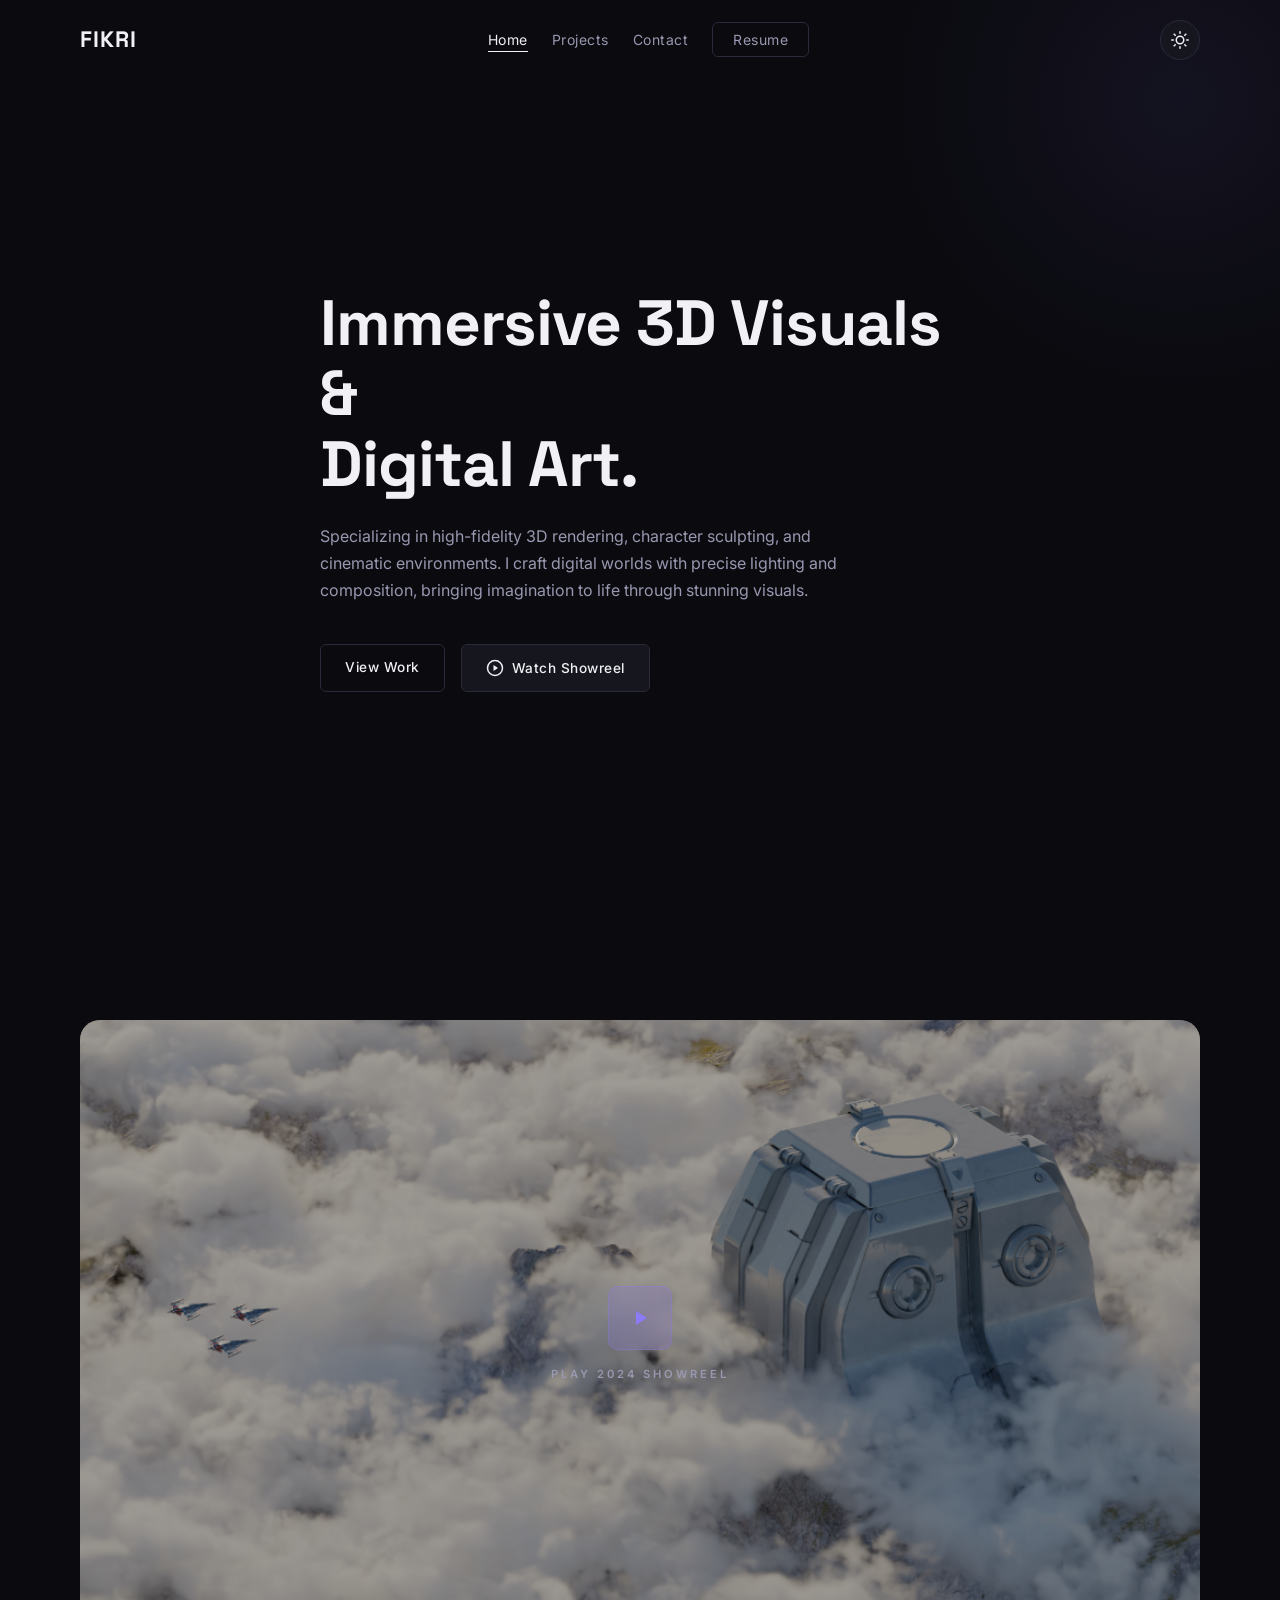
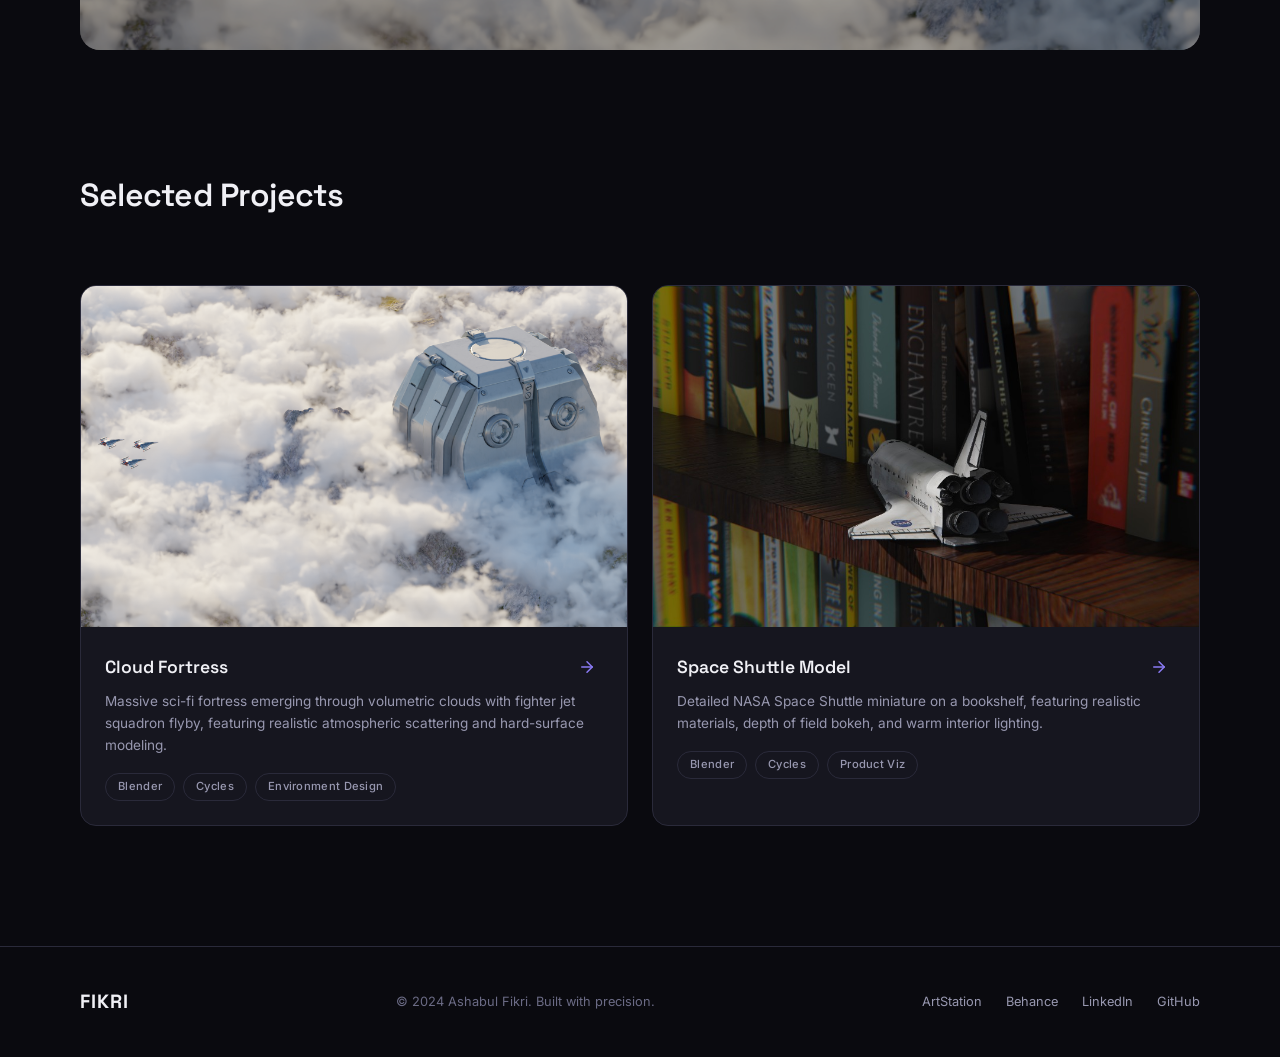
<file: index.html>
<!DOCTYPE html>
<html lang="en">
<head>
    <meta charset="UTF-8">
    <meta name="viewport" content="width=device-width, initial-scale=1.0">
    <meta name="description" content="Ashabul Fikri - 3D Digital Artist specializing in immersive 3D visuals, character sculpting, and cinematic environments.">
    <title>FIKRI — 3D Digital Artist</title>
    <link rel="stylesheet" href="style.css">
    <link rel="icon" href="data:image/svg+xml,<svg xmlns='http://www.w3.org/2000/svg' viewBox='0 0 100 100'><text y='.9em' font-size='90'>🎨</text></svg>">
</head>
<body>

    <!-- ========================= NAVBAR ========================= -->
    <nav class="navbar" id="navbar">
        <div class="container">
            <a href="#" class="navbar__logo" id="logo-link">FIKRI</a>
            <ul class="navbar__links" id="nav-links">
                <li><a href="#" class="active" data-page="home" id="nav-home">Home</a></li>
                <li><a href="#" data-page="projects" id="nav-projects">Projects</a></li>
                <li><a href="#" data-page="contact" id="nav-contact">Contact</a></li>
                <li><a href="#" class="navbar__resume" id="nav-resume">Resume</a></li>
            </ul>
            <button class="theme-toggle" id="theme-toggle" aria-label="Toggle dark/light mode">
                <!-- Sun icon (shown in dark mode) -->
                <svg class="theme-toggle__sun theme-toggle__icon" viewBox="0 0 24 24" fill="none" stroke="currentColor" stroke-width="2" stroke-linecap="round" stroke-linejoin="round">
                    <circle cx="12" cy="12" r="5"/>
                    <line x1="12" y1="1" x2="12" y2="3"/>
                    <line x1="12" y1="21" x2="12" y2="23"/>
                    <line x1="4.22" y1="4.22" x2="5.64" y2="5.64"/>
                    <line x1="18.36" y1="18.36" x2="19.78" y2="19.78"/>
                    <line x1="1" y1="12" x2="3" y2="12"/>
                    <line x1="21" y1="12" x2="23" y2="12"/>
                    <line x1="4.22" y1="19.78" x2="5.64" y2="18.36"/>
                    <line x1="18.36" y1="5.64" x2="19.78" y2="4.22"/>
                </svg>
                <!-- Moon icon (shown in light mode) -->
                <svg class="theme-toggle__moon theme-toggle__icon" viewBox="0 0 24 24" fill="none" stroke="currentColor" stroke-width="2" stroke-linecap="round" stroke-linejoin="round">
                    <path d="M21 12.79A9 9 0 1 1 11.21 3 7 7 0 0 0 21 12.79z"/>
                </svg>
            </button>
            <button class="navbar__toggle" id="nav-toggle" aria-label="Toggle navigation menu">
                <span></span>
                <span></span>
                <span></span>
            </button>
        </div>
    </nav>

    <!-- ========================= HOME PAGE ========================= -->
    <main class="page active" id="page-home">

        <!-- Hero Section -->
        <section class="hero">
            <div class="container">
                <div class="hero__content">
                    <h1 class="hero__title">
                        Immersive 3D Visuals &amp;<br>Digital Art.
                    </h1>
                    <p class="hero__description">
                        Specializing in high-fidelity 3D rendering, character sculpting, and cinematic environments. I craft digital worlds with precise lighting and composition, bringing imagination to life through stunning visuals.
                    </p>
                    <div class="hero__actions">
                        <a href="#" class="btn btn--outline" data-page="projects" id="btn-view-work">View Work</a>
                        <button class="btn btn--filled" id="btn-showreel">
                            <svg class="btn__icon" viewBox="0 0 24 24" fill="none" stroke="currentColor" stroke-width="2" stroke-linecap="round" stroke-linejoin="round">
                                <circle cx="12" cy="12" r="10"/>
                                <polygon points="10,8 16,12 10,16" fill="currentColor" stroke="none"/>
                            </svg>
                            Watch Showreel
                        </button>
                    </div>
                </div>
            </div>
        </section>

        <!-- Showreel Section -->
        <section class="showreel">
            <div class="container">
                <div class="showreel__wrapper animate-on-scroll" id="showreel-wrapper">
                    <video id="showreel-video" class="showreel__video" preload="metadata" loop playsinline poster="assets/images/cloud-fortress.png">
                        <source src="assets/videos/Arcane_Project_1---2.mp4" type="video/mp4">
                    </video>
                    <div class="showreel__overlay" id="showreel-overlay">
                        <div class="showreel__play">
                            <svg viewBox="0 0 24 24">
                                <polygon points="8,5 19,12 8,19"/>
                            </svg>
                        </div>
                        <span class="showreel__label">Play 2024 Showreel</span>
                    </div>
                </div>
            </div>
        </section>

        <!-- Selected Projects Section -->
        <section class="selected-projects">
            <div class="container">
                <h2 class="section__title animate-on-scroll">Selected Projects</h2>
                <div class="projects-grid">

                    <!-- Project Card 1 -->
                    <article class="project-card animate-on-scroll" id="project-cloud-fortress">
                        <div class="project-card__image-wrapper">
                            <img src="assets/images/cloud-fortress.png" alt="Cloud Fortress - 3D Environment Render" class="project-card__image">
                        </div>
                        <div class="project-card__content">
                            <div class="project-card__header">
                                <h3 class="project-card__title">Cloud Fortress</h3>
                                <span class="project-card__arrow">
                                    <svg viewBox="0 0 24 24" fill="none" stroke="currentColor" stroke-width="2" stroke-linecap="round" stroke-linejoin="round">
                                        <line x1="5" y1="12" x2="19" y2="12"/>
                                        <polyline points="12 5 19 12 12 19"/>
                                    </svg>
                                </span>
                            </div>
                            <p class="project-card__description">
                                Massive sci-fi fortress emerging through volumetric clouds with fighter jet squadron flyby, featuring realistic atmospheric scattering and hard-surface modeling.
                            </p>
                            <div class="project-card__tags">
                                <span class="tag">Blender</span>
                                <span class="tag">Cycles</span>
                                <span class="tag">Environment Design</span>
                            </div>
                        </div>
                    </article>

                    <!-- Project Card 2 -->
                    <article class="project-card animate-on-scroll" id="project-shuttle">
                        <div class="project-card__image-wrapper">
                            <img src="assets/images/space-shuttle.jpg" alt="Space Shuttle Model - 3D Product Render" class="project-card__image">
                        </div>
                        <div class="project-card__content">
                            <div class="project-card__header">
                                <h3 class="project-card__title">Space Shuttle Model</h3>
                                <span class="project-card__arrow">
                                    <svg viewBox="0 0 24 24" fill="none" stroke="currentColor" stroke-width="2" stroke-linecap="round" stroke-linejoin="round">
                                        <line x1="5" y1="12" x2="19" y2="12"/>
                                        <polyline points="12 5 19 12 12 19"/>
                                    </svg>
                                </span>
                            </div>
                            <p class="project-card__description">
                                Detailed NASA Space Shuttle miniature on a bookshelf, featuring realistic materials, depth of field bokeh, and warm interior lighting.
                            </p>
                            <div class="project-card__tags">
                                <span class="tag">Blender</span>
                                <span class="tag">Cycles</span>
                                <span class="tag">Product Viz</span>
                            </div>
                        </div>
                    </article>

                </div>
            </div>
        </section>
    </main>

    <!-- ========================= PROJECTS PAGE ========================= -->
    <main class="page" id="page-projects">
        <section class="projects-page">
            <div class="container">

                <div class="projects-page__header animate-on-scroll">
                    <h1 class="projects-page__title">Featured Renders &amp; Animations</h1>
                    <p class="projects-page__subtitle">
                        A curated collection of digital products, focusing on complex interfaces, robust engineering, and seamless user experiences.
                    </p>
                </div>

                <div class="featured-projects">

                    <!-- Featured Card 1 - Large -->
                    <article class="featured-card featured-card--large animate-on-scroll" id="featured-cloud-fortress">
                        <img src="assets/images/cloud-fortress.png" alt="Cloud Fortress - Sci-Fi 3D Environment" class="featured-card__image">
                        <div class="featured-card__overlay">
                            <div class="featured-card__tags">
                                <span class="featured-tag">Blender</span>
                                <span class="featured-tag">Cycles</span>
                            </div>
                            <h2 class="featured-card__title">Cloud Fortress</h2>
                            <p class="featured-card__description">
                                Sci-fi fortress rising above the clouds with fighter jets on patrol, volumetric cloud simulation, and cinematic atmospheric effects.
                            </p>
                            <a href="#" class="featured-card__link">
                                High-Res Render
                                <svg width="16" height="16" viewBox="0 0 24 24" fill="none" stroke="currentColor" stroke-width="2" stroke-linecap="round" stroke-linejoin="round">
                                    <line x1="5" y1="12" x2="19" y2="12"/>
                                    <polyline points="12 5 19 12 12 19"/>
                                </svg>
                            </a>
                        </div>
                    </article>

                    <!-- Two cards row -->
                    <div class="featured-cards-row">

                        <!-- Featured Card 2 -->
                        <article class="featured-card featured-card--medium animate-on-scroll" id="featured-desk">
                            <img src="assets/images/desk-setup.png" alt="Desk Setup - 3D Product Visualization" class="featured-card__image">
                            <div class="featured-card__overlay">
                                <div class="featured-card__tags">
                                    <span class="featured-tag">Blender</span>
                                    <span class="featured-tag">Product Viz</span>
                                </div>
                                <h2 class="featured-card__title">Desk Setup</h2>
                                <p class="featured-card__description">
                                    Cozy workspace scene with macro keypad, globe lamp, and laptop on wooden desk, warm moody lighting and realistic PBR materials.
                                </p>
                                <a href="#" class="featured-card__link">
                                    View Process →
                                </a>
                            </div>
                        </article>

                        <!-- Featured Card 3 -->
                        <article class="featured-card featured-card--medium animate-on-scroll" id="featured-retro">
                            <img src="assets/images/retro-room.png" alt="Retro Room - 3D Interior Render" class="featured-card__image">
                            <div class="featured-card__overlay">
                                <div class="featured-card__tags">
                                    <span class="featured-tag">Blender</span>
                                    <span class="featured-tag">Interior</span>
                                </div>
                                <h2 class="featured-card__title">Retro Living Room</h2>
                                <p class="featured-card__description">
                                    Nostalgic vintage room with CRT television, natural window lighting with dust particles, and realistic wood panel textures.
                                </p>
                                <a href="#" class="featured-card__link">
                                    High-Res Render →
                                </a>
                            </div>
                        </article>

                    </div>

                    <!-- Featured Card 4 - Large -->
                    <article class="featured-card featured-card--large animate-on-scroll" id="featured-laundromat">
                        <img src="assets/images/laundromat.jpg" alt="Laundromat - 3D Interior Render" class="featured-card__image">
                        <div class="featured-card__overlay">
                            <div class="featured-card__tags">
                                <span class="featured-tag">Blender</span>
                                <span class="featured-tag">Interior</span>
                            </div>
                            <h2 class="featured-card__title">The Laundromat</h2>
                            <p class="featured-card__description">
                                Photorealistic interior render of a laundromat with fluorescent lighting, tiled flooring, rows of washing machines, and atmospheric perspective.
                            </p>
                            <a href="#" class="featured-card__link">
                                View Process →
                            </a>
                        </div>
                    </article>

                </div>

                <!-- Video Gallery -->
                <div class="video-gallery animate-on-scroll">
                    <h2 class="section__title" style="margin-top: 80px;">Video Showreels</h2>
                    <div class="video-grid">

                        <!-- Video 1 -->
                        <div class="video-card" id="video-card-1">
                            <div class="video-card__wrapper">
                                <video class="video-card__player" preload="metadata" loop playsinline>
                                    <source src="assets/videos/Arcane_Project_1---2.mp4" type="video/mp4">
                                </video>
                                <div class="video-card__overlay">
                                    <div class="showreel__play">
                                        <svg viewBox="0 0 24 24"><polygon points="8,5 19,12 8,19"/></svg>
                                    </div>
                                </div>
                            </div>
                            <h3 class="video-card__title">Arcane Project</h3>
                        </div>

                        <!-- Video 2 -->
                        <div class="video-card" id="video-card-2">
                            <div class="video-card__wrapper">
                                <video class="video-card__player" preload="metadata" loop playsinline>
                                    <source src="assets/videos/Porsche 911 RWB 1---2.mp4" type="video/mp4">
                                </video>
                                <div class="video-card__overlay">
                                    <div class="showreel__play">
                                        <svg viewBox="0 0 24 24"><polygon points="8,5 19,12 8,19"/></svg>
                                    </div>
                                </div>
                            </div>
                            <h3 class="video-card__title">Porsche 911 RWB</h3>
                        </div>

                        <!-- Video 3 -->
                        <div class="video-card" id="video-card-3">
                            <div class="video-card__wrapper">
                                <video class="video-card__player" preload="metadata" loop playsinline>
                                    <source src="assets/videos/Pot 1---1.mp4" type="video/mp4">
                                </video>
                                <div class="video-card__overlay">
                                    <div class="showreel__play">
                                        <svg viewBox="0 0 24 24"><polygon points="8,5 19,12 8,19"/></svg>
                                    </div>
                                </div>
                            </div>
                            <h3 class="video-card__title">Pot Render</h3>
                        </div>

                        <!-- Video 4 -->
                        <div class="video-card" id="video-card-4">
                            <div class="video-card__wrapper">
                                <video class="video-card__player" preload="metadata" loop playsinline>
                                    <source src="assets/videos/TV 1---3.mp4" type="video/mp4">
                                </video>
                                <div class="video-card__overlay">
                                    <div class="showreel__play">
                                        <svg viewBox="0 0 24 24"><polygon points="8,5 19,12 8,19"/></svg>
                                    </div>
                                </div>
                            </div>
                            <h3 class="video-card__title">Retro TV</h3>
                        </div>

                    </div>
                </div>

            </div>
        </section>
    </main>

    <!-- ========================= CONTACT PAGE ========================= -->
    <main class="page" id="page-contact">
        <section class="contact-page">
            <div class="container">
                <div class="contact__grid">

                    <!-- Left Side -->
                    <div class="contact__left animate-on-scroll">
                        <h1 class="contact__heading">
                            Let's collaborate on your next visual project.
                        </h1>
                        <p class="contact__subtext">
                            I'm currently available for freelance opportunities, project collaborations, or just a good conversation about design and code.
                        </p>

                        <div class="contact__info-block">
                            <p class="contact__info-label">Email</p>
                            <p class="contact__info-value">ashabulfikri20@gmail.com</p>
                        </div>

                        <div class="contact__info-block">
                            <p class="contact__info-label">Socials</p>
                            <div class="contact__socials">
                                <a href="#" id="social-artstation">ArtStation</a>
                                <a href="#" id="social-behance">Behance</a>
                                <a href="#" id="social-linkedin">LinkedIn</a>
                                <a href="#" id="social-github">GitHub</a>
                            </div>
                        </div>
                    </div>

                    <!-- Right Side - Form -->
                    <form class="contact__form animate-on-scroll" id="contact-form" onsubmit="handleFormSubmit(event)">
                        <div class="form-row">
                            <div class="form-group">
                                <label for="name">Name</label>
                                <input type="text" id="name" name="name" placeholder="Jane Doe" required>
                            </div>
                            <div class="form-group">
                                <label for="email">Email</label>
                                <input type="email" id="email" name="email" placeholder="jane@example.com" required>
                            </div>
                        </div>
                        <div class="form-group">
                            <label for="message">Message</label>
                            <textarea id="message" name="message" placeholder="Tell me about your project..." rows="6" required></textarea>
                        </div>
                        <button type="submit" class="btn--submit" id="btn-submit">
                            Send Message
                            <svg viewBox="0 0 24 24" fill="currentColor">
                                <path d="M2.01 21L23 12 2.01 3 2 10l15 2-15 2z"/>
                            </svg>
                        </button>
                    </form>

                </div>
            </div>
        </section>
    </main>

    <!-- ========================= FOOTER ========================= -->
    <footer class="footer">
        <div class="container">
            <span class="footer__logo">FIKRI</span>
            <span class="footer__copy">&copy; 2024 Ashabul Fikri. Built with precision.</span>
            <div class="footer__links">
                <a href="#" id="footer-artstation">ArtStation</a>
                <a href="#" id="footer-behance">Behance</a>
                <a href="#" id="footer-linkedin">LinkedIn</a>
                <a href="#" id="footer-github">GitHub</a>
            </div>
        </div>
    </footer>

    <!-- ========================= JAVASCRIPT ========================= -->
    <script src="script.js"></script>

</body>
</html>
</file>
<file: style.css>
/* ===========================
   CSS Reset & Base
   =========================== */
@import url('https://fonts.googleapis.com/css2?family=Inter:wght@300;400;500;600;700;800;900&family=Space+Grotesk:wght@400;500;600;700&display=swap');

*,
*::before,
*::after {
    margin: 0;
    padding: 0;
    box-sizing: border-box;
}

:root {
    /* Colors */
    --bg-primary: #0a0a0f;
    --bg-secondary: #111118;
    --bg-card: #16161f;
    --bg-card-hover: #1c1c28;
    --border-color: #2a2a3a;
    --border-hover: #3d3d55;
    --text-primary: #f0f0f5;
    --text-secondary: #9898b0;
    --text-muted: #6b6b85;
    --accent: #8b7bf5;
    --accent-hover: #a090ff;
    --accent-subtle: rgba(139, 123, 245, 0.1);
    --accent-glow: rgba(139, 123, 245, 0.25);

    /* Spacing */
    --container-max: 1200px;
    --section-padding: 120px;
    --gap-sm: 8px;
    --gap-md: 16px;
    --gap-lg: 24px;
    --gap-xl: 40px;
    --gap-2xl: 64px;

    /* Border Radius */
    --radius-sm: 6px;
    --radius-md: 10px;
    --radius-lg: 16px;
    --radius-xl: 20px;

    /* Transitions */
    --transition-fast: 0.2s ease;
    --transition-base: 0.3s ease;
    --transition-slow: 0.5s ease;
}

/* Light Theme */
[data-theme="light"] {
    --bg-primary: #f5f5f7;
    --bg-secondary: #eaeaef;
    --bg-card: #ffffff;
    --bg-card-hover: #f0f0f5;
    --border-color: #d8d8e0;
    --border-hover: #c0c0d0;
    --text-primary: #1a1a2e;
    --text-secondary: #555570;
    --text-muted: #8888a0;
    --accent: #6b5ce7;
    --accent-hover: #5a4bd6;
    --accent-subtle: rgba(107, 92, 231, 0.08);
    --accent-glow: rgba(107, 92, 231, 0.15);
}

/* Smooth theme transition */
body,
.navbar,
.project-card,
.featured-card,
.form-group input,
.form-group textarea,
.footer,
.tag,
.navbar__resume,
.btn,
.btn--submit {
    transition: background-color 0.4s ease, color 0.4s ease, border-color 0.4s ease, box-shadow 0.4s ease;
}

html {
    scroll-behavior: smooth;
    font-size: 16px;
}

body {
    font-family: 'Inter', -apple-system, BlinkMacSystemFont, sans-serif;
    background-color: var(--bg-primary);
    color: var(--text-primary);
    line-height: 1.6;
    overflow-x: hidden;
    -webkit-font-smoothing: antialiased;
    -moz-osx-font-smoothing: grayscale;
}

a {
    text-decoration: none;
    color: inherit;
    transition: color var(--transition-fast);
}

img {
    max-width: 100%;
    display: block;
}

button {
    cursor: pointer;
    border: none;
    outline: none;
    font-family: inherit;
}

input, textarea {
    font-family: inherit;
    outline: none;
}

ul {
    list-style: none;
}

/* ===========================
   Container
   =========================== */
.container {
    max-width: var(--container-max);
    margin: 0 auto;
    padding: 0 var(--gap-xl);
}

/* ===========================
   Navbar
   =========================== */
.navbar {
    position: fixed;
    top: 0;
    left: 0;
    right: 0;
    z-index: 1000;
    padding: 20px 0;
    transition: background-color var(--transition-base), backdrop-filter var(--transition-base);
}

.navbar.scrolled {
    background-color: rgba(10, 10, 15, 0.85);
    backdrop-filter: blur(20px);
    -webkit-backdrop-filter: blur(20px);
    border-bottom: 1px solid var(--border-color);
}

[data-theme="light"] .navbar.scrolled {
    background-color: rgba(245, 245, 247, 0.85);
}

/* ===========================
   Theme Toggle Button
   =========================== */
.theme-toggle {
    width: 40px;
    height: 40px;
    border-radius: 50%;
    background: var(--bg-card);
    border: 1px solid var(--border-color);
    display: flex;
    align-items: center;
    justify-content: center;
    cursor: pointer;
    transition: all var(--transition-base);
    position: relative;
    overflow: hidden;
    flex-shrink: 0;
}

.theme-toggle:hover {
    border-color: var(--accent);
    background: var(--accent-subtle);
    transform: rotate(15deg);
}

.theme-toggle__icon {
    width: 18px;
    height: 18px;
    transition: all 0.4s cubic-bezier(0.4, 0, 0.2, 1);
    color: var(--text-primary);
}

.theme-toggle__sun,
.theme-toggle__moon {
    position: absolute;
    transition: all 0.4s cubic-bezier(0.4, 0, 0.2, 1);
}

/* Dark mode: show sun icon */
.theme-toggle__sun {
    opacity: 1;
    transform: rotate(0deg) scale(1);
}

.theme-toggle__moon {
    opacity: 0;
    transform: rotate(-90deg) scale(0.5);
}

/* Light mode: show moon icon */
[data-theme="light"] .theme-toggle__sun {
    opacity: 0;
    transform: rotate(90deg) scale(0.5);
}

[data-theme="light"] .theme-toggle__moon {
    opacity: 1;
    transform: rotate(0deg) scale(1);
}

.navbar .container {
    display: flex;
    align-items: center;
    justify-content: space-between;
}

.navbar__logo {
    font-family: 'Space Grotesk', sans-serif;
    font-size: 1.4rem;
    font-weight: 700;
    letter-spacing: 1px;
    color: var(--text-primary);
}

.navbar__links {
    display: flex;
    align-items: center;
    gap: var(--gap-lg);
}

.navbar__links a {
    font-size: 0.875rem;
    font-weight: 400;
    color: var(--text-secondary);
    position: relative;
    letter-spacing: 0.5px;
    transition: color var(--transition-fast);
}

.navbar__links a:hover,
.navbar__links a.active {
    color: var(--text-primary);
}

.navbar__links a.active::after {
    content: '';
    position: absolute;
    bottom: -4px;
    left: 0;
    right: 0;
    height: 1px;
    background: var(--text-primary);
}

.navbar__resume {
    font-size: 0.8rem;
    font-weight: 500;
    padding: 8px 20px;
    border: 1px solid var(--border-color);
    border-radius: var(--radius-sm);
    color: var(--text-primary);
    background: transparent;
    transition: all var(--transition-fast);
    letter-spacing: 0.5px;
}

.navbar__resume:hover {
    border-color: var(--accent);
    background: var(--accent-subtle);
    color: var(--accent-hover);
}

/* Mobile Menu Toggle */
.navbar__toggle {
    display: none;
    flex-direction: column;
    gap: 5px;
    background: none;
    border: none;
    cursor: pointer;
    padding: 5px;
    z-index: 1001;
}

.navbar__toggle span {
    display: block;
    width: 24px;
    height: 2px;
    background: var(--text-primary);
    border-radius: 2px;
    transition: all var(--transition-base);
}

.navbar__toggle.active span:nth-child(1) {
    transform: rotate(45deg) translate(5px, 5px);
}

.navbar__toggle.active span:nth-child(2) {
    opacity: 0;
}

.navbar__toggle.active span:nth-child(3) {
    transform: rotate(-45deg) translate(5px, -5px);
}

/* ===========================
   Hero Section
   =========================== */
.hero {
    min-height: 100vh;
    display: flex;
    align-items: center;
    padding-top: 80px;
    position: relative;
    overflow: hidden;
}

.hero::before {
    content: '';
    position: absolute;
    top: -200px;
    right: -200px;
    width: 600px;
    height: 600px;
    background: radial-gradient(circle, var(--accent-glow) 0%, transparent 70%);
    border-radius: 50%;
    pointer-events: none;
    opacity: 0.3;
}

.hero__content {
    max-width: 640px;
}

.hero__title {
    font-family: 'Space Grotesk', sans-serif;
    font-size: clamp(2.5rem, 5vw, 4rem);
    font-weight: 700;
    line-height: 1.1;
    margin-bottom: var(--gap-lg);
    letter-spacing: -1px;
}

.hero__title span {
    display: block;
}

.hero__description {
    font-size: 1rem;
    color: var(--text-secondary);
    line-height: 1.7;
    max-width: 520px;
    margin-bottom: var(--gap-xl);
}

.hero__actions {
    display: flex;
    gap: var(--gap-md);
    flex-wrap: wrap;
}

.btn {
    display: inline-flex;
    align-items: center;
    gap: var(--gap-sm);
    padding: 12px 24px;
    font-size: 0.85rem;
    font-weight: 500;
    border-radius: var(--radius-sm);
    transition: all var(--transition-base);
    letter-spacing: 0.5px;
}

.btn--outline {
    border: 1px solid var(--border-color);
    background: transparent;
    color: var(--text-primary);
}

.btn--outline:hover {
    border-color: var(--accent);
    background: var(--accent-subtle);
}

.btn--filled {
    border: 1px solid var(--border-color);
    background: var(--bg-card);
    color: var(--text-primary);
}

.btn--filled:hover {
    background: var(--bg-card-hover);
    border-color: var(--border-hover);
}

.btn__icon {
    width: 18px;
    height: 18px;
}

/* ===========================
   Showreel Section
   =========================== */
.showreel {
    padding: var(--section-padding) 0;
}

.showreel__wrapper {
    position: relative;
    border-radius: var(--radius-xl);
    overflow: hidden;
    aspect-ratio: 16/9;
    cursor: pointer;
    group: showreel;
}

.showreel__image {
    width: 100%;
    height: 100%;
    object-fit: cover;
    transition: transform var(--transition-slow);
}

.showreel__wrapper:hover .showreel__image {
    transform: scale(1.03);
}

.showreel__overlay {
    position: absolute;
    inset: 0;
    background: rgba(0, 0, 0, 0.35);
    display: flex;
    flex-direction: column;
    align-items: center;
    justify-content: center;
    gap: var(--gap-md);
    transition: background var(--transition-base);
}

.showreel__wrapper:hover .showreel__overlay {
    background: rgba(0, 0, 0, 0.45);
}

.showreel__play {
    width: 64px;
    height: 64px;
    border-radius: var(--radius-md);
    background: rgba(139, 123, 245, 0.2);
    backdrop-filter: blur(10px);
    border: 1px solid rgba(139, 123, 245, 0.3);
    display: flex;
    align-items: center;
    justify-content: center;
    transition: all var(--transition-base);
}

.showreel__play svg {
    width: 24px;
    height: 24px;
    fill: var(--accent);
}

.showreel__wrapper:hover .showreel__play {
    background: rgba(139, 123, 245, 0.35);
    transform: scale(1.08);
}

.showreel__label {
    font-size: 0.7rem;
    font-weight: 600;
    letter-spacing: 3px;
    text-transform: uppercase;
    color: var(--text-secondary);
}

/* ===========================
   Selected Projects (Home)
   =========================== */
.selected-projects {
    padding: 0 0 var(--section-padding);
}

.section__title {
    font-family: 'Space Grotesk', sans-serif;
    font-size: clamp(1.5rem, 3vw, 2rem);
    font-weight: 600;
    margin-bottom: var(--gap-2xl);
    letter-spacing: -0.5px;
}

.projects-grid {
    display: grid;
    grid-template-columns: repeat(2, 1fr);
    gap: var(--gap-lg);
}

.project-card {
    background: var(--bg-card);
    border: 1px solid var(--border-color);
    border-radius: var(--radius-lg);
    overflow: hidden;
    transition: all var(--transition-base);
}

.project-card:hover {
    border-color: var(--border-hover);
    transform: translateY(-4px);
    box-shadow: 0 20px 60px rgba(0, 0, 0, 0.3);
}

.project-card__image {
    width: 100%;
    aspect-ratio: 16/10;
    object-fit: cover;
    transition: transform var(--transition-slow);
}

.project-card:hover .project-card__image {
    transform: scale(1.03);
}

.project-card__image-wrapper {
    overflow: hidden;
}

.project-card__content {
    padding: var(--gap-lg);
}

.project-card__header {
    display: flex;
    align-items: center;
    justify-content: space-between;
    margin-bottom: var(--gap-sm);
}

.project-card__title {
    font-family: 'Space Grotesk', sans-serif;
    font-size: 1.1rem;
    font-weight: 600;
}

.project-card__arrow {
    width: 32px;
    height: 32px;
    display: flex;
    align-items: center;
    justify-content: center;
    color: var(--accent);
    transition: transform var(--transition-fast);
}

.project-card:hover .project-card__arrow {
    transform: translateX(4px);
}

.project-card__arrow svg {
    width: 18px;
    height: 18px;
}

.project-card__description {
    font-size: 0.85rem;
    color: var(--text-secondary);
    line-height: 1.6;
    margin-bottom: var(--gap-md);
}

.project-card__tags {
    display: flex;
    flex-wrap: wrap;
    gap: var(--gap-sm);
}

.tag {
    font-size: 0.7rem;
    font-weight: 500;
    padding: 4px 12px;
    border: 1px solid var(--border-color);
    border-radius: 100px;
    color: var(--text-secondary);
    background: transparent;
    letter-spacing: 0.3px;
}

/* ===========================
   Projects Page
   =========================== */
.projects-page {
    padding-top: 120px;
    padding-bottom: var(--section-padding);
}

.projects-page__header {
    margin-bottom: var(--gap-2xl);
}

.projects-page__title {
    font-family: 'Space Grotesk', sans-serif;
    font-size: clamp(2rem, 4vw, 3rem);
    font-weight: 700;
    letter-spacing: -1px;
    margin-bottom: var(--gap-md);
}

.projects-page__subtitle {
    font-size: 1rem;
    color: var(--text-secondary);
    max-width: 520px;
    line-height: 1.7;
}

.featured-projects {
    display: flex;
    flex-direction: column;
    gap: var(--gap-lg);
}

.featured-card {
    position: relative;
    border-radius: var(--radius-xl);
    overflow: hidden;
    border: 1px solid var(--border-color);
    transition: all var(--transition-base);
    cursor: pointer;
}

.featured-card:hover {
    border-color: var(--border-hover);
    box-shadow: 0 20px 60px rgba(0, 0, 0, 0.3);
}

.featured-card--large {
    aspect-ratio: 16/9;
}

.featured-card--medium {
    aspect-ratio: 16/10;
}

.featured-cards-row {
    display: grid;
    grid-template-columns: repeat(2, 1fr);
    gap: var(--gap-lg);
}

.featured-card__image {
    width: 100%;
    height: 100%;
    object-fit: cover;
    transition: transform var(--transition-slow);
}

.featured-card:hover .featured-card__image {
    transform: scale(1.03);
}

.featured-card__overlay {
    position: absolute;
    inset: 0;
    background: linear-gradient(to top, rgba(10, 10, 15, 0.95) 0%, rgba(10, 10, 15, 0.3) 50%, transparent 100%);
}

[data-theme="light"] .featured-card__overlay {
    background: linear-gradient(to top, rgba(30, 30, 50, 0.92) 0%, rgba(30, 30, 50, 0.3) 50%, transparent 100%);
}

[data-theme="light"] .featured-card__title,
[data-theme="light"] .featured-card__description {
    color: #f0f0f5;
}

.featured-card__overlay {
    padding: var(--gap-xl);
    display: flex;
    flex-direction: column;
    justify-content: flex-end;
}

.featured-card__tags {
    display: flex;
    flex-wrap: wrap;
    gap: var(--gap-sm);
    margin-bottom: var(--gap-md);
}

.featured-tag {
    font-size: 0.65rem;
    font-weight: 500;
    padding: 4px 10px;
    border: 1px solid rgba(139, 123, 245, 0.3);
    border-radius: 100px;
    color: var(--accent);
    background: rgba(139, 123, 245, 0.1);
    letter-spacing: 0.3px;
}

.featured-card__title {
    font-family: 'Space Grotesk', sans-serif;
    font-size: clamp(1.2rem, 2vw, 1.6rem);
    font-weight: 600;
    margin-bottom: var(--gap-sm);
}

.featured-card__description {
    font-size: 0.85rem;
    color: var(--text-secondary);
    line-height: 1.6;
    max-width: 480px;
    margin-bottom: var(--gap-md);
}

.featured-card__link {
    font-size: 0.8rem;
    font-weight: 500;
    color: var(--accent);
    display: inline-flex;
    align-items: center;
    gap: var(--gap-sm);
    transition: gap var(--transition-fast);
    letter-spacing: 0.5px;
}

.featured-card:hover .featured-card__link {
    gap: 12px;
}

/* ===========================
   Contact Page
   =========================== */
.contact-page {
    padding-top: 120px;
    padding-bottom: var(--section-padding);
    min-height: 100vh;
}

.contact__grid {
    display: grid;
    grid-template-columns: 1fr 1fr;
    gap: var(--gap-2xl);
    align-items: start;
}

.contact__heading {
    font-family: 'Space Grotesk', sans-serif;
    font-size: clamp(2.5rem, 5vw, 3.5rem);
    font-weight: 700;
    line-height: 1.1;
    letter-spacing: -1px;
    margin-bottom: var(--gap-lg);
}

.contact__subtext {
    font-size: 1rem;
    color: var(--text-secondary);
    line-height: 1.7;
    margin-bottom: var(--gap-2xl);
}

.contact__info-block {
    margin-bottom: var(--gap-lg);
}

.contact__info-label {
    font-size: 0.7rem;
    font-weight: 600;
    letter-spacing: 3px;
    text-transform: uppercase;
    color: var(--text-muted);
    margin-bottom: var(--gap-sm);
}

.contact__info-value {
    font-size: 1rem;
    color: var(--text-primary);
}

.contact__socials {
    display: flex;
    gap: var(--gap-lg);
}

.contact__socials a {
    font-size: 0.9rem;
    color: var(--text-secondary);
    transition: color var(--transition-fast);
}

.contact__socials a:hover {
    color: var(--text-primary);
}

/* Contact Form */
.contact__form {
    display: flex;
    flex-direction: column;
    gap: var(--gap-lg);
}

.form-row {
    display: grid;
    grid-template-columns: 1fr 1fr;
    gap: var(--gap-md);
}

.form-group {
    display: flex;
    flex-direction: column;
    gap: var(--gap-sm);
}

.form-group label {
    font-size: 0.8rem;
    font-weight: 600;
    letter-spacing: 1px;
    color: var(--text-primary);
}

.form-group input,
.form-group textarea {
    padding: 14px 16px;
    background: var(--bg-secondary);
    border: 1px solid var(--border-color);
    border-radius: var(--radius-sm);
    color: var(--text-primary);
    font-size: 0.9rem;
    transition: border-color var(--transition-fast);
}

.form-group input::placeholder,
.form-group textarea::placeholder {
    color: var(--text-muted);
}

.form-group input:focus,
.form-group textarea:focus {
    border-color: var(--accent);
    box-shadow: 0 0 0 3px var(--accent-subtle);
}

.form-group textarea {
    resize: vertical;
    min-height: 140px;
}

.btn--submit {
    display: inline-flex;
    align-items: center;
    gap: var(--gap-sm);
    padding: 14px 28px;
    background: var(--accent);
    color: #ffffff;
    font-size: 0.85rem;
    font-weight: 600;
    border-radius: var(--radius-sm);
    border: none;
    letter-spacing: 1px;
    transition: all var(--transition-base);
    align-self: flex-start;
}

.btn--submit:hover {
    background: var(--accent-hover);
    transform: translateY(-2px);
    box-shadow: 0 8px 25px var(--accent-glow);
}

.btn--submit svg {
    width: 16px;
    height: 16px;
}

/* ===========================
   Footer
   =========================== */
.footer {
    border-top: 1px solid var(--border-color);
    padding: var(--gap-xl) 0;
}

.footer .container {
    display: flex;
    align-items: center;
    justify-content: space-between;
}

.footer__logo {
    font-family: 'Space Grotesk', sans-serif;
    font-size: 1.2rem;
    font-weight: 700;
    letter-spacing: 1px;
}

.footer__copy {
    font-size: 0.8rem;
    color: var(--text-muted);
}

.footer__links {
    display: flex;
    gap: var(--gap-lg);
}

.footer__links a {
    font-size: 0.8rem;
    color: var(--text-secondary);
    transition: color var(--transition-fast);
}

.footer__links a:hover {
    color: var(--text-primary);
}

/* ===========================
   Page Transitions
   =========================== */
.page {
    display: none;
    opacity: 0;
    transition: opacity var(--transition-base);
}

.page.active {
    display: block;
    opacity: 1;
}

/* ===========================
   Animations
   =========================== */
@keyframes fadeInUp {
    from {
        opacity: 0;
        transform: translateY(30px);
    }
    to {
        opacity: 1;
        transform: translateY(0);
    }
}

@keyframes fadeIn {
    from { opacity: 0; }
    to { opacity: 1; }
}

.animate-on-scroll {
    opacity: 0;
    transform: translateY(30px);
    transition: opacity 0.6s ease, transform 0.6s ease;
}

.animate-on-scroll.visible {
    opacity: 1;
    transform: translateY(0);
}

.hero__content > * {
    animation: fadeInUp 0.8s ease forwards;
}

.hero__content > *:nth-child(1) { animation-delay: 0.1s; }
.hero__content > *:nth-child(2) { animation-delay: 0.25s; }
.hero__content > *:nth-child(3) { animation-delay: 0.4s; }

/* ===========================
   Responsive Design
   =========================== */

/* Tablet */
@media (max-width: 1024px) {
    :root {
        --section-padding: 80px;
    }

    .container {
        padding: 0 var(--gap-lg);
    }

    .contact__grid {
        grid-template-columns: 1fr;
        gap: var(--gap-xl);
    }

    .featured-cards-row {
        grid-template-columns: 1fr;
    }
}

/* Mobile */
@media (max-width: 768px) {
    :root {
        --section-padding: 60px;
    }

    .container {
        padding: 0 var(--gap-md);
    }

    /* Navbar Mobile */
    .navbar__links {
        position: fixed;
        top: 0;
        left: 0;
        right: 0;
        bottom: 0;
        background: var(--bg-primary);
        backdrop-filter: blur(20px);
        flex-direction: column;
        justify-content: center;
        gap: var(--gap-xl);
        opacity: 0;
        pointer-events: none;
        transition: opacity var(--transition-base);
    }

    .navbar__links.open {
        opacity: 1;
        pointer-events: all;
    }

    .navbar__links a {
        font-size: 1.2rem;
    }

    .navbar__toggle {
        display: flex;
    }

    /* Hero */
    .hero {
        padding-top: 100px;
        min-height: auto;
        padding-bottom: 60px;
    }

    .hero__actions {
        flex-direction: column;
    }

    .hero__actions .btn {
        justify-content: center;
    }

    /* Projects Grid */
    .projects-grid {
        grid-template-columns: 1fr;
    }

    /* Contact */
    .form-row {
        grid-template-columns: 1fr;
    }

    .contact__heading {
        font-size: 2rem;
    }

    /* Footer */
    .footer .container {
        flex-direction: column;
        gap: var(--gap-md);
        text-align: center;
    }

    .footer__links {
        flex-wrap: wrap;
        justify-content: center;
    }
}

/* Small Mobile */
@media (max-width: 480px) {
    .hero__title {
        font-size: 2rem;
    }

    .section__title {
        font-size: 1.3rem;
    }

    .showreel__play {
        width: 48px;
        height: 48px;
    }

    .showreel__play svg {
        width: 18px;
        height: 18px;
    }

    .featured-card__overlay {
        padding: var(--gap-lg);
    }
}

/* ===========================
   Scrollbar
   =========================== */
::-webkit-scrollbar {
    width: 8px;
}

::-webkit-scrollbar-track {
    background: var(--bg-primary);
}

::-webkit-scrollbar-thumb {
    background: var(--border-color);
    border-radius: 4px;
}

::-webkit-scrollbar-thumb:hover {
    background: var(--border-hover);
}

/* ===========================
   Selection
   =========================== */
::selection {
    background: var(--accent);
    color: var(--bg-primary);
}

/* ===========================
   Video & Gallery Styles
   =========================== */
.showreel__video {
    width: 100%;
    height: 100%;
    object-fit: cover;
    display: block;
}

.video-grid {
    display: grid;
    grid-template-columns: repeat(2, 1fr);
    gap: var(--gap-lg);
    margin-top: var(--gap-lg);
}

@media (max-width: 768px) {
    .video-grid {
        grid-template-columns: 1fr;
    }
}

.video-card {
    background: var(--bg-card);
    border: 1px solid var(--border-color);
    border-radius: var(--radius-lg);
    overflow: hidden;
    padding: var(--gap-md);
    transition: all var(--transition-base);
}

.video-card:hover {
    border-color: var(--border-hover);
    box-shadow: 0 10px 30px rgba(0, 0, 0, 0.2);
}

.video-card__wrapper {
    position: relative;
    border-radius: var(--radius-md);
    overflow: hidden;
    aspect-ratio: 16/9;
    cursor: pointer;
    background: var(--bg-secondary);
}

.video-card__player {
    width: 100%;
    height: 100%;
    object-fit: cover;
}

.video-card__overlay {
    position: absolute;
    inset: 0;
    background: rgba(0, 0, 0, 0.2);
    display: flex;
    align-items: center;
    justify-content: center;
    transition: all var(--transition-base);
}

.video-card__wrapper:hover .video-card__overlay {
    background: rgba(0, 0, 0, 0.35);
}

.video-card__title {
    font-family: 'Space Grotesk', sans-serif;
    font-size: 1.1rem;
    font-weight: 600;
    margin-top: var(--gap-md);
    text-align: center;
}

/* Hide overlay when video is playing */
.is-playing .showreel__overlay,
.is-playing .video-card__overlay {
    opacity: 0;
    pointer-events: none;
}
</file>
